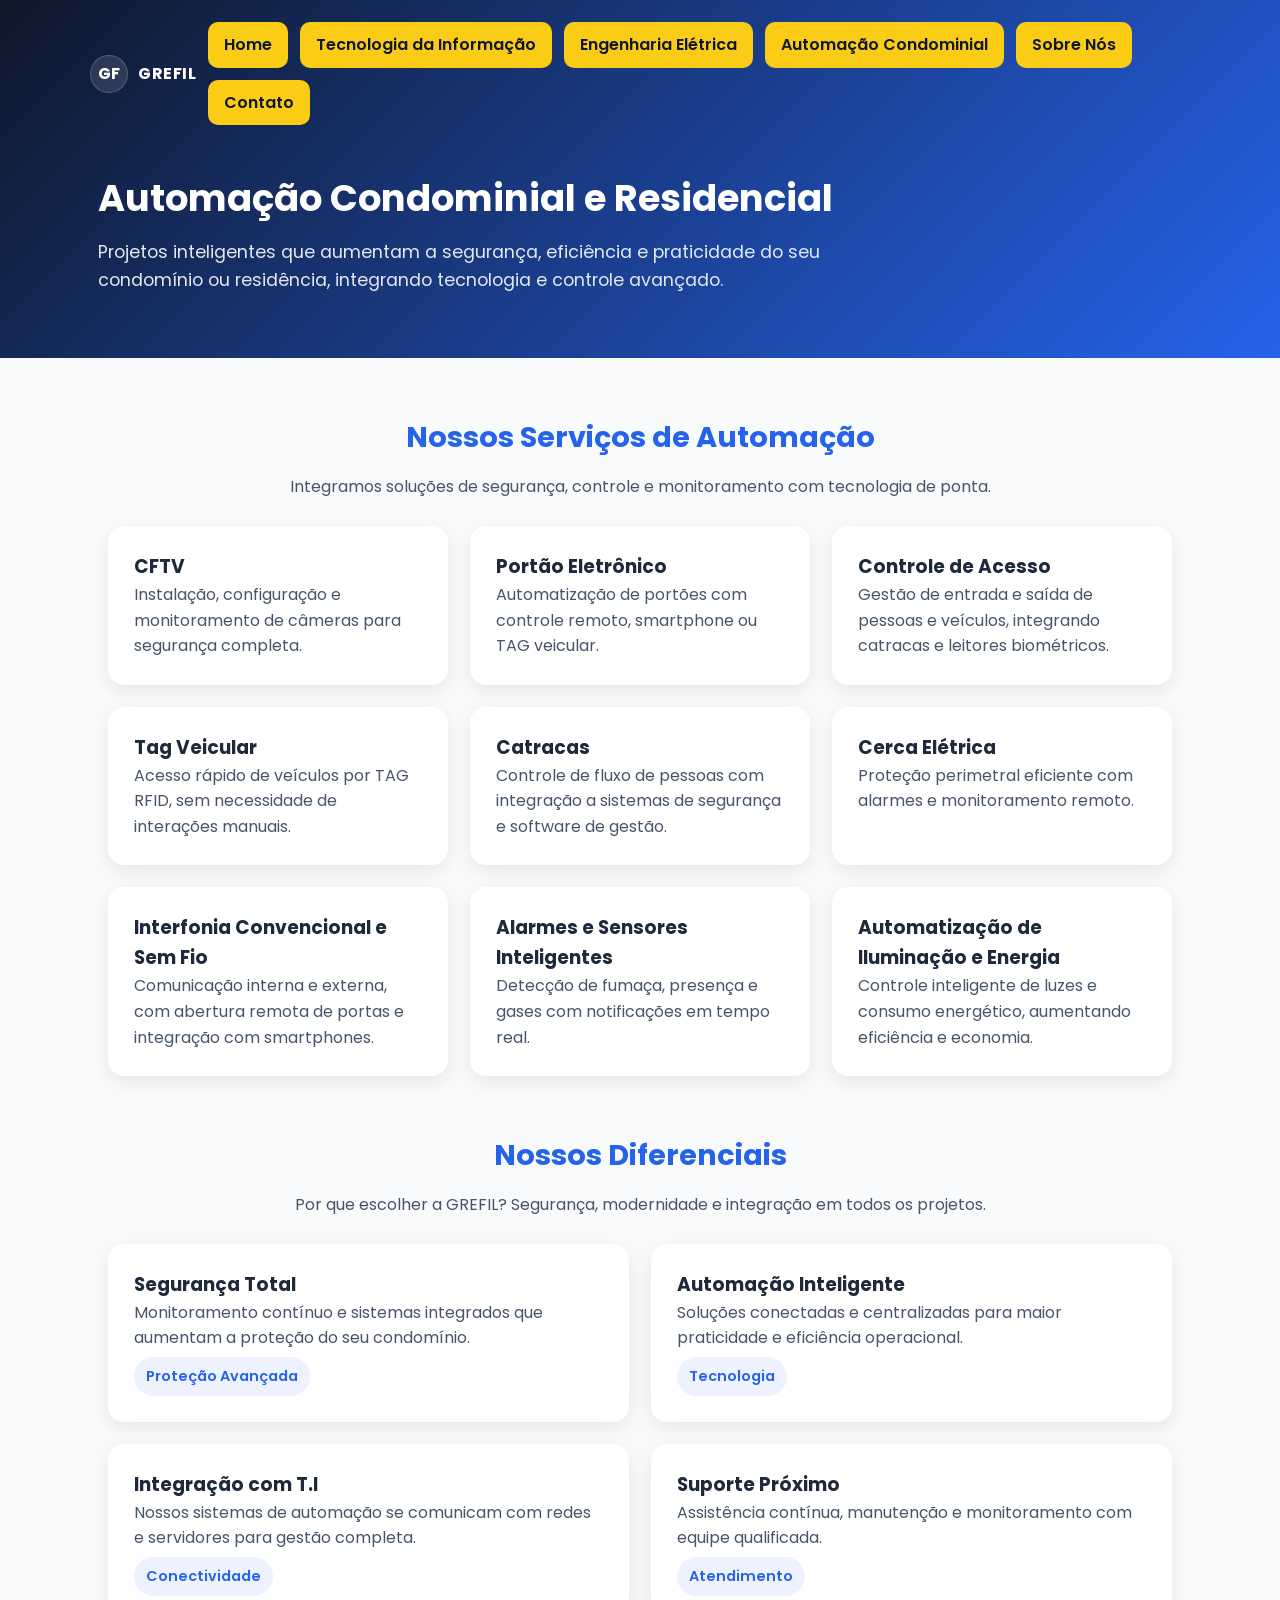
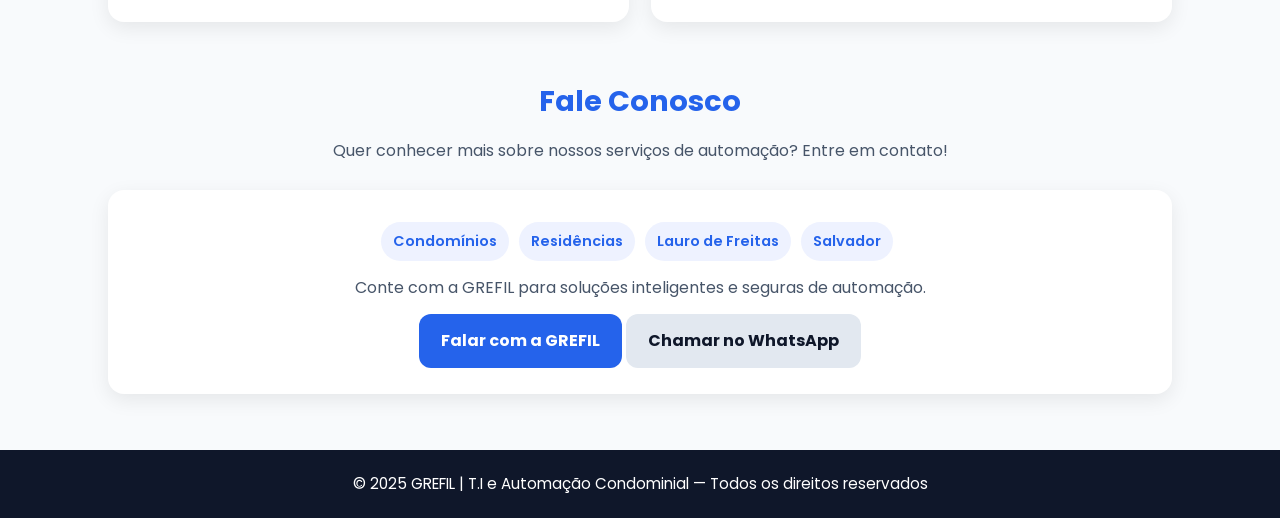
<file: automacao.html>
<!DOCTYPE html>
<html lang="pt-BR">
<head>
  <meta charset="UTF-8" />
  <meta name="viewport" content="width=device-width, initial-scale=1.0"/>
  <meta name="robots" content="index, follow">
  <title>Automação Condominial | GREFIL - T.I e Automação Condominial</title>
  <meta name="description" content="Conheça os serviços de Automação Condominial da GREFIL: CFTV, portão eletrônico, controle de acesso, tag veicular, catracas, cerca elétrica, interfonia e muito mais."/>
  <meta property="og:title" content="Automação Condominial GREFIL" />
  <meta property="og:description" content="Soluções completas em automação para condomínios e residências em Lauro de Freitas e Salvador." />
  <meta property="og:type" content="website" />
  <meta property="og:image" content="https://via.placeholder.com/1200x630.png?text=GREFIL+-+Automacao" />
  <link href="https://fonts.googleapis.com/css2?family=Poppins:wght@400;600;700&display=swap" rel="stylesheet"/>

  <style>
    :root{
      --bg:#f8fafc;
      --txt:#1e293b;
      --muted:#475569;
      --brand:#2563eb;
      --brand-dark:#1d4ed8;
      --ink:#0f172a;
      --cta:#facc15;
      --cta-dark:#eab308;
      --card:#ffffff;
      --shadow:0 6px 20px rgba(0,0,0,.08);
      --radius:16px;
      --radius-sm:12px;
    }
    *{box-sizing:border-box;margin:0;padding:0}
    html,body{height:100%}
    body{
      font-family:'Poppins',system-ui,-apple-system,Segoe UI,Roboto,Ubuntu,'Helvetica Neue',Arial,sans-serif;
      background:var(--bg);
      color:var(--txt);
      line-height:1.6;
      -webkit-font-smoothing:antialiased;
      -moz-osx-font-smoothing:grayscale;
    }

    /* Header / Hero */
    header{
      background:linear-gradient(135deg, var(--ink), var(--brand));
      color:#fff;
      padding:22px 18px 64px;
      position:relative;
      overflow:hidden;
    }
    .brandbar{
      max-width:1100px;margin:0 auto;
      display:flex;align-items:center;justify-content:space-between;
      gap:12px;
    }
    .logo{
      display:flex;align-items:center;gap:10px;text-decoration:none;color:#fff;
    }
    .logo__mark{
      width:38px;height:38px;border-radius:50%;
      background:rgba(255,255,255,.12);
      display:grid;place-items:center;font-weight:700;
      border:1px solid rgba(255,255,255,.18);
    }
    .logo__text{font-weight:700;letter-spacing:.5px}
    .menu-toggle{
      display:none;background:none;border:0;color:#fff;font-size:28px;cursor:pointer;
    }
    nav{
      display:flex;gap:12px;flex-wrap:wrap;
    }
    nav a{
      text-decoration:none;font-weight:600;
      background:var(--cta);color:var(--ink);
      padding:10px 16px;border-radius:10px;transition:.25s;
    }
    nav a:hover{background:var(--cta-dark)}
    @media (max-width: 820px){
      .menu-toggle{display:block}
      nav{display:none;flex-direction:column;align-items:flex-start;margin-top:12px}
      nav.active{display:flex}
      nav a{width:100%}
      .brandbar{align-items:flex-start;flex-direction:column}
    }

    .hero{
      max-width:1100px;margin:44px auto 0;padding:0 8px;text-align:left;
    }
    .hero h1{
      font-size:clamp(1.6rem,3vw,2.3rem);margin-bottom:10px;font-weight:700;
    }
    .hero p{
      max-width:800px;color:#e2e8f0;font-size:clamp(1rem,2vw,1.1rem);
    }

    /* Sections */
    section{max-width:1100px;margin:56px auto;padding:0 18px}
    .card{
      background:var(--card);box-shadow:var(--shadow);border-radius:var(--radius);
      padding:26px;
    }
    .section-title{
      font-size:1.8rem;color:var(--brand);margin-bottom:14px;text-align:center;
    }
    .section-sub{max-width:820px;margin:0 auto 26px;color:var(--muted);text-align:center}

    .grid{display:grid;gap:22px}
    .grid-2{grid-template-columns:repeat(2,1fr)}
    .grid-3{grid-template-columns:repeat(3,1fr)}
    @media (max-width: 900px){.grid-3{grid-template-columns:repeat(2,1fr)}}
    @media (max-width: 640px){.grid-3,.grid-2{grid-template-columns:1fr}}

    .kv .k{font-weight:700;color:var(--brand);margin-bottom:6px}
    .kv p{color:var(--muted)}

    .pill{
      display:inline-block;font-size:.9rem;font-weight:600;
      background:#eef2ff;color:var(--brand);
      padding:8px 12px;border-radius:999px;margin:6px 6px 0 0;
    }

    /* Timeline */
    .timeline{position:relative;margin-left:6px}
    .timeline::before{
      content:"";position:absolute;left:12px;top:0;bottom:0;width:2px;background:#cbd5e1;
    }
    .tl-item{position:relative;padding-left:34px;margin-bottom:18px}
    .tl-item::before{
      content:"";position:absolute;left:6px;top:.45rem;width:12px;height:12px;border-radius:50%;
      background:var(--brand);
      box-shadow:0 0 0 4px rgba(37,99,235,.15);
    }
    .tl-title{font-weight:700}
    .muted{color:var(--muted)}

    /* CTA */
    .cta{
      display:flex;flex-direction:column;align-items:center;text-align:center;gap:14px
    }
    .btn{
      display:inline-block;text-decoration:none;font-weight:700;
      background:var(--brand);color:#fff;padding:14px 22px;border-radius:12px;transition:.25s
    }
    .btn:hover{background:var(--brand-dark)}
    .btn-ghost{
      background:#e2e8f0;color:var(--ink)
    }

    footer{
      text-align:center;padding:22px;background:var(--ink);color:#fff;margin-top:56px;font-size:.95rem
    }

    .sr-only{
      position:absolute;width:1px;height:1px;padding:0;margin:-1px;overflow:hidden;clip:rect(0,0,0,0);white-space:nowrap;border:0
    }
  </style>
</head>
<body>
<a class="sr-only" href="#conteudo">Pular para o conteúdo</a>

<header>
  <div class="brandbar" role="navigation" aria-label="Cabeçalho">
    <a href="index.html" class="logo" aria-label="Ir para a página inicial">
      <span class="logo__mark">GF</span>
      <span class="logo__text">GREFIL</span>
    </a>
    <button class="menu-toggle" aria-label="Abrir menu" aria-expanded="false" onclick="toggleMenu()">☰</button>
    <nav id="menu">
      <a href="index.html">Home</a>
        <a href="ti.html">Tecnologia da Informação</a>
        <a aria-current="page" href="eletrica.html">Engenharia Elétrica</a>
        <a href="automacao.html">Automação Condominial</a>
        <a href="sobre.html">Sobre Nós</a>
        <a href="contato.html">Contato</a>
    </nav>
  </div>

  <div class="hero">
    <h1>Automação Condominial e Residencial</h1>
    <p>Projetos inteligentes que aumentam a segurança, eficiência e praticidade do seu condomínio ou residência, integrando tecnologia e controle avançado.</p>
  </div>
</header>

<main id="conteudo" tabindex="-1">

  <!-- Serviços -->
  <section aria-labelledby="servicos">
    <h2 id="servicos" class="section-title">Nossos Serviços de Automação</h2>
    <p class="section-sub">Integramos soluções de segurança, controle e monitoramento com tecnologia de ponta.</p>
    <div class="grid grid-3">
      <div class="card">
        <h3>CFTV</h3>
        <p class="muted">Instalação, configuração e monitoramento de câmeras para segurança completa.</p>
      </div>
      <div class="card">
        <h3>Portão Eletrônico</h3>
        <p class="muted">Automatização de portões com controle remoto, smartphone ou TAG veicular.</p>
      </div>
      <div class="card">
        <h3>Controle de Acesso</h3>
        <p class="muted">Gestão de entrada e saída de pessoas e veículos, integrando catracas e leitores biométricos.</p>
      </div>
      <div class="card">
        <h3>Tag Veicular</h3>
        <p class="muted">Acesso rápido de veículos por TAG RFID, sem necessidade de interações manuais.</p>
      </div>
      <div class="card">
        <h3>Catracas</h3>
        <p class="muted">Controle de fluxo de pessoas com integração a sistemas de segurança e software de gestão.</p>
      </div>
      <div class="card">
        <h3>Cerca Elétrica</h3>
        <p class="muted">Proteção perimetral eficiente com alarmes e monitoramento remoto.</p>
      </div>
      <div class="card">
        <h3>Interfonia Convencional e Sem Fio</h3>
        <p class="muted">Comunicação interna e externa, com abertura remota de portas e integração com smartphones.</p>
      </div>
      <div class="card">
        <h3>Alarmes e Sensores Inteligentes</h3>
        <p class="muted">Detecção de fumaça, presença e gases com notificações em tempo real.</p>
      </div>
      <div class="card">
        <h3>Automatização de Iluminação e Energia</h3>
        <p class="muted">Controle inteligente de luzes e consumo energético, aumentando eficiência e economia.</p>
      </div>
    </div>
  </section>

  <!-- Diferenciais -->
  <section aria-labelledby="diferenciais">
    <h2 id="diferenciais" class="section-title">Nossos Diferenciais</h2>
    <p class="section-sub">Por que escolher a GREFIL? Segurança, modernidade e integração em todos os projetos.</p>
    <div class="grid grid-2">
      <div class="card">
        <h3>Segurança Total</h3>
        <p class="muted">Monitoramento contínuo e sistemas integrados que aumentam a proteção do seu condomínio.</p>
        <span class="pill">Proteção Avançada</span>
      </div>
      <div class="card">
        <h3>Automação Inteligente</h3>
        <p class="muted">Soluções conectadas e centralizadas para maior praticidade e eficiência operacional.</p>
        <span class="pill">Tecnologia</span>
      </div>
      <div class="card">
        <h3>Integração com T.I</h3>
        <p class="muted">Nossos sistemas de automação se comunicam com redes e servidores para gestão completa.</p>
        <span class="pill">Conectividade</span>
      </div>
      <div class="card">
        <h3>Suporte Próximo</h3>
        <p class="muted">Assistência contínua, manutenção e monitoramento com equipe qualificada.</p>
        <span class="pill">Atendimento</span>
      </div>
    </div>
  </section>

  <!-- CTA -->
  <section aria-labelledby="contato">
    <h2 id="contato" class="section-title">Fale Conosco</h2>
    <p class="section-sub">Quer conhecer mais sobre nossos serviços de automação? Entre em contato!</p>
    <div class="card cta">
      <div>
        <span class="pill">Condomínios</span>
        <span class="pill">Residências</span>
        <span class="pill">Lauro de Freitas</span>
        <span class="pill">Salvador</span>
      </div>
      <p class="muted">Conte com a GREFIL para soluções inteligentes e seguras de automação.</p>
      <div>
        <a class="btn" href="contato.html">Falar com a GREFIL</a>
        <a class="btn btn-ghost" target="_blank" rel="noopener" href="https://wa.me/5571991019333?text=Olá!%20Quero%20conhecer%20os%20serviços%20de%20automação%20da%20GREFIL.">Chamar no WhatsApp</a>
      </div>
    </div>
  </section>

</main>

<footer>
  © 2025 GREFIL | T.I e Automação Condominial — Todos os direitos reservados
</footer>

<script>
  function toggleMenu(){
    const nav = document.getElementById('menu');
    const btn = document.querySelector('.menu-toggle');
    const isOpen = nav.classList.toggle('active');
    btn.setAttribute('aria-expanded', isOpen ? 'true' : 'false');
  }
  document.addEventListener('click', (e)=>{
    const nav = document.getElementById('menu');
    const btn = document.querySelector('.menu-toggle');
    if(!nav.classList.contains('active')) return;
    if(e.target.closest('#menu a')){
      nav.classList.remove('active');
      btn.setAttribute('aria-expanded','false');
    }
  });
</script>
</body>
</html>
</file>
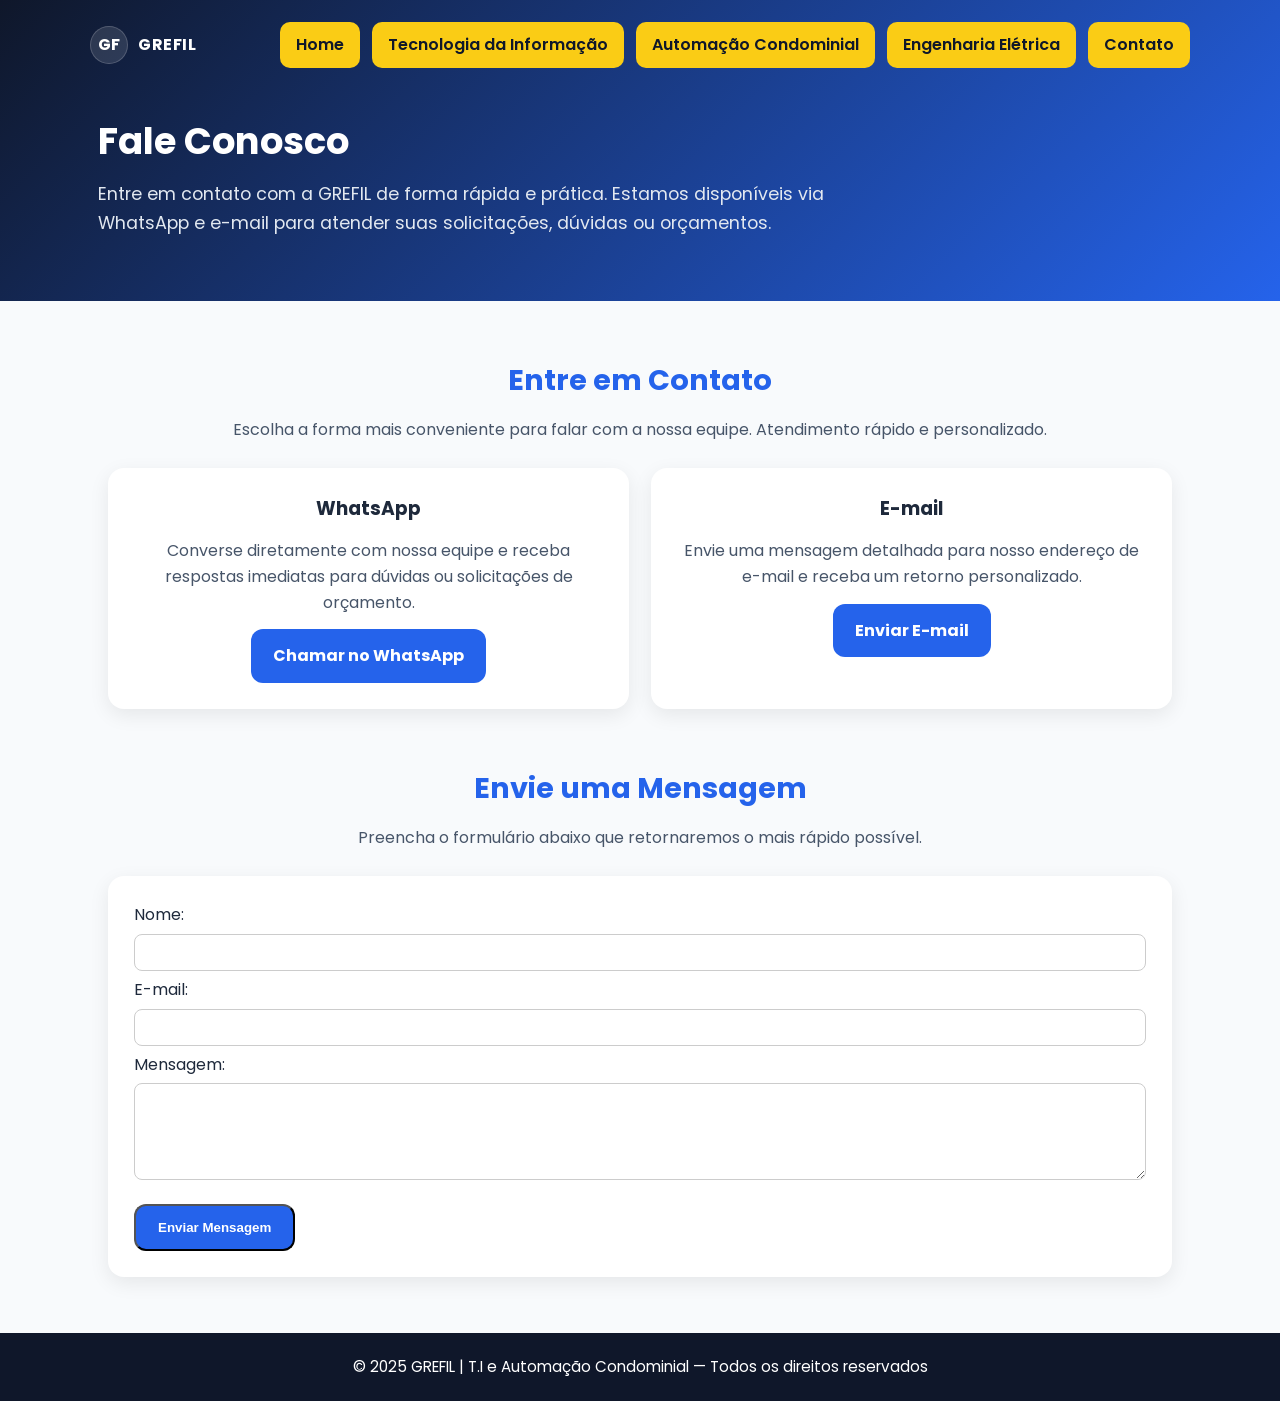
<file: contato.html>
<!DOCTYPE html>
<html lang="pt-BR">
<head>
  <meta charset="UTF-8" />
  <meta name="viewport" content="width=device-width, initial-scale=1.0"/>
  <meta name="robots" content="index, follow">
  <title>Contato | GREFIL</title>
  <meta name="description" content="Entre em contato com a GREFIL. Solicite orçamento ou tire suas dúvidas via WhatsApp ou e-mail."/>
  <meta property="og:title" content="Contato - GREFIL" />
  <meta property="og:description" content="Fale conosco via WhatsApp ou e-mail. Atendimento rápido e personalizado para serviços de T.I, automação e engenharia elétrica." />
  <meta property="og:type" content="website" />
  <meta property="og:image" content="https://via.placeholder.com/1200x630.png?text=GREFIL+-+Contato" />
  <link href="https://fonts.googleapis.com/css2?family=Poppins:wght@400;600;700&display=swap" rel="stylesheet"/>
  <style>
    /* --- mesmo CSS das páginas anteriores --- */
    :root{
      --bg:#f8fafc;
      --txt:#1e293b;
      --muted:#475569;
      --brand:#2563eb;
      --brand-dark:#1d4ed8;
      --ink:#0f172a;
      --cta:#facc15;
      --cta-dark:#eab308;
      --card:#ffffff;
      --shadow:0 6px 20px rgba(0,0,0,.08);
      --radius:16px;
      --radius-sm:12px;
    }
    *{box-sizing:border-box;margin:0;padding:0}
    html,body{height:100%}
    body{
      font-family:'Poppins',system-ui,-apple-system,Segoe UI,Roboto,Ubuntu,'Helvetica Neue',Arial,sans-serif;
      background:var(--bg);
      color:var(--txt);
      line-height:1.6;
      -webkit-font-smoothing:antialiased;
      -moz-osx-font-smoothing:grayscale;
    }
    header{
      background:linear-gradient(135deg, var(--ink), var(--brand));
      color:#fff;
      padding:22px 18px 64px;
      position:relative;
      overflow:hidden;
    }
    .brandbar{
      max-width:1100px;margin:0 auto;
      display:flex;align-items:center;justify-content:space-between;
      gap:12px;
    }
    .logo{display:flex;align-items:center;gap:10px;text-decoration:none;color:#fff;}
    .logo__mark{
      width:38px;height:38px;border-radius:50%;
      background:rgba(255,255,255,.12);
      display:grid;place-items:center;font-weight:700;
      border:1px solid rgba(255,255,255,.18);
    }
    .logo__text{font-weight:700;letter-spacing:.5px}
    .menu-toggle{display:none;background:none;border:0;color:#fff;font-size:28px;cursor:pointer;}
    nav{display:flex;gap:12px;flex-wrap:wrap;}
    nav a{
      text-decoration:none;font-weight:600;
      background:var(--cta);color:var(--ink);
      padding:10px 16px;border-radius:10px;transition:.25s;
    }
    nav a:hover{background:var(--cta-dark)}
    @media (max-width: 820px){
      .menu-toggle{display:block}
      nav{display:none;flex-direction:column;align-items:flex-start;margin-top:12px}
      nav.active{display:flex}
      nav a{width:100%}
      .brandbar{align-items:flex-start;flex-direction:column}
    }
    .hero{max-width:1100px;margin:44px auto 0;padding:0 8px;text-align:left;}
    .hero h1{font-size:clamp(1.6rem,3vw,2.3rem);margin-bottom:10px;font-weight:700;}
    .hero p{max-width:800px;color:#e2e8f0;font-size:clamp(1rem,2vw,1.1rem);}
    section{max-width:1100px;margin:56px auto;padding:0 18px}
    .card{background:var(--card);box-shadow:var(--shadow);border-radius:var(--radius);padding:26px;}
    .section-title{font-size:1.8rem;color:var(--brand);margin-bottom:14px;text-align:center}
    .section-sub{max-width:820px;margin:0 auto 26px;color:var(--muted);text-align:center}
    .grid{display:grid;gap:22px}
    .grid-2{grid-template-columns:repeat(2,1fr)}
    .grid-3{grid-template-columns:repeat(3,1fr)}
    @media (max-width: 900px){.grid-3{grid-template-columns:repeat(2,1fr)}}
    @media (max-width: 640px){.grid-3,.grid-2{grid-template-columns:1fr}}
    .pill{
      display:inline-block;font-size:.9rem;font-weight:600;
      background:#eef2ff;color:var(--brand);
      padding:8px 12px;border-radius:999px;margin:6px 6px 0 0;
    }
    .muted{color:var(--muted)}
    .cta{display:flex;flex-direction:column;align-items:center;text-align:center;gap:14px}
    .btn{
      display:inline-block;text-decoration:none;font-weight:700;
      background:var(--brand);color:#fff;padding:14px 22px;border-radius:12px;transition:.25s
    }
    .btn:hover{background:var(--brand-dark)}
    .btn-ghost{background:#e2e8f0;color:var(--ink)}
    footer{text-align:center;padding:22px;background:var(--ink);color:#fff;margin-top:56px;font-size:.95rem}
    .sr-only{position:absolute;width:1px;height:1px;padding:0;margin:-1px;overflow:hidden;clip:rect(0,0,0,0);white-space:nowrap;border:0}
  </style>
</head>
<body>
  <a class="sr-only" href="#conteudo">Pular para o conteúdo</a>

  <header>
    <div class="brandbar" role="navigation" aria-label="Cabeçalho">
      <a href="index.html" class="logo" aria-label="Ir para a página inicial">
        <span class="logo__mark">GF</span>
        <span class="logo__text">GREFIL</span>
      </a>
      <button class="menu-toggle" aria-label="Abrir menu" aria-expanded="false" onclick="toggleMenu()">☰</button>
      <nav id="menu">
        <a href="index.html">Home</a>
        <a href="ti.html">Tecnologia da Informação</a>
        <a href="automacao.html">Automação Condominial</a>
        <a href="eletrica.html">Engenharia Elétrica</a>
        <a aria-current="page" href="contato.html">Contato</a>
      </nav>
    </div>
    <div class="hero">
      <h1>Fale Conosco</h1>
      <p>Entre em contato com a GREFIL de forma rápida e prática. Estamos disponíveis via WhatsApp e e-mail para atender suas solicitações, dúvidas ou orçamentos.</p>
    </div>
  </header>

  <main id="conteudo" tabindex="-1">
    <!-- Contato -->
    <section aria-labelledby="contato-info">
      <h2 id="contato-info" class="section-title">Entre em Contato</h2>
      <p class="section-sub">Escolha a forma mais conveniente para falar com a nossa equipe. Atendimento rápido e personalizado.</p>
      <div class="grid grid-2">
        <div class="card cta">
          <h3>WhatsApp</h3>
          <p class="muted">Converse diretamente com nossa equipe e receba respostas imediatas para dúvidas ou solicitações de orçamento.</p>
          <a class="btn" target="_blank" rel="noopener" href="https://wa.me/5571991019333?text=Olá!%20Gostaria%20de%20entrar%20em%20contato%20com%20a%20GREFIL.">Chamar no WhatsApp</a>
        </div>
        <div class="card cta">
          <h3>E-mail</h3>
          <p class="muted">Envie uma mensagem detalhada para nosso endereço de e-mail e receba um retorno personalizado.</p>
          <a class="btn" href="mailto:greisson2@hotmail.com?subject=Contato%20GREFIL&body=Olá,%20gostaria%20de%20mais%20informações.">Enviar E-mail</a>
        </div>
      </div>
    </section>

    <!-- Formulário Opcional -->
    <section aria-labelledby="formulario-contato">
      <h2 id="formulario-contato" class="section-title">Envie uma Mensagem</h2>
      <p class="section-sub">Preencha o formulário abaixo que retornaremos o mais rápido possível.</p>
      <div class="card">
        <form action="mailto:greisson2@hotmail.com" method="post" enctype="text/plain">
          <label for="nome">Nome:</label><br/>
          <input type="text" id="nome" name="Nome" style="width:100%;padding:10px;margin:6px 0;border-radius:8px;border:1px solid #ccc"/><br/>
          
          <label for="email">E-mail:</label><br/>
          <input type="email" id="email" name="Email" style="width:100%;padding:10px;margin:6px 0;border-radius:8px;border:1px solid #ccc"/><br/>
          
          <label for="mensagem">Mensagem:</label><br/>
          <textarea id="mensagem" name="Mensagem" rows="5" style="width:100%;padding:10px;margin:6px 0;border-radius:8px;border:1px solid #ccc"></textarea><br/>
          
          <button type="submit" class="btn" style="margin-top:10px;">Enviar Mensagem</button>
        </form>
      </div>
    </section>
  </main>

  <footer>
    © 2025 GREFIL | T.I e Automação Condominial — Todos os direitos reservados
  </footer>

  <script>
    function toggleMenu(){
      const nav = document.getElementById('menu');
      const btn = document.querySelector('.menu-toggle');
      const isOpen = nav.classList.toggle('active');
      btn.setAttribute('aria-expanded', isOpen ? 'true' : 'false');
    }
    document.addEventListener('click', (e)=>{
      const nav = document.getElementById('menu');
      const btn = document.querySelector('.menu-toggle');
      if(!nav.classList.contains('active')) return;
      if(e.target.closest('#menu a')){
        nav.classList.remove('active');
        btn.setAttribute('aria-expanded','false');
      }
    });
  </script>
</body>
</html>
</file>
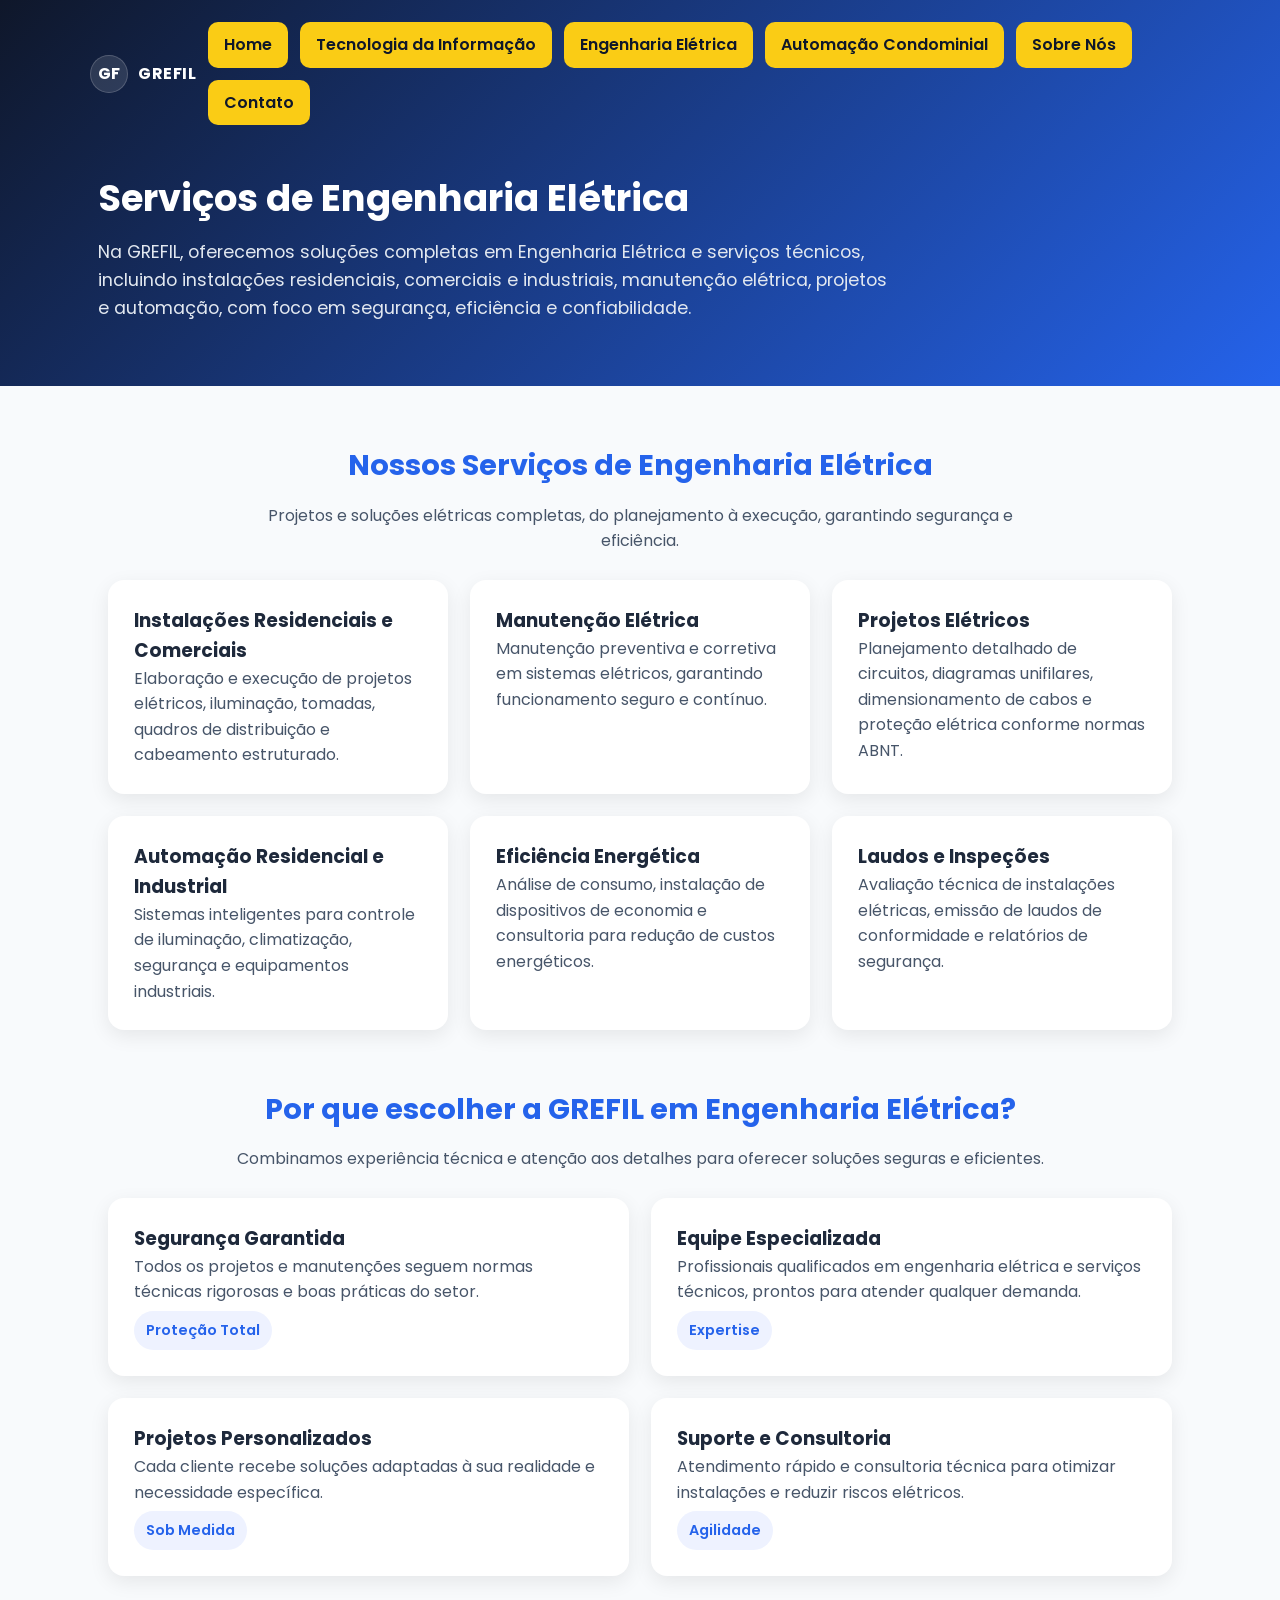
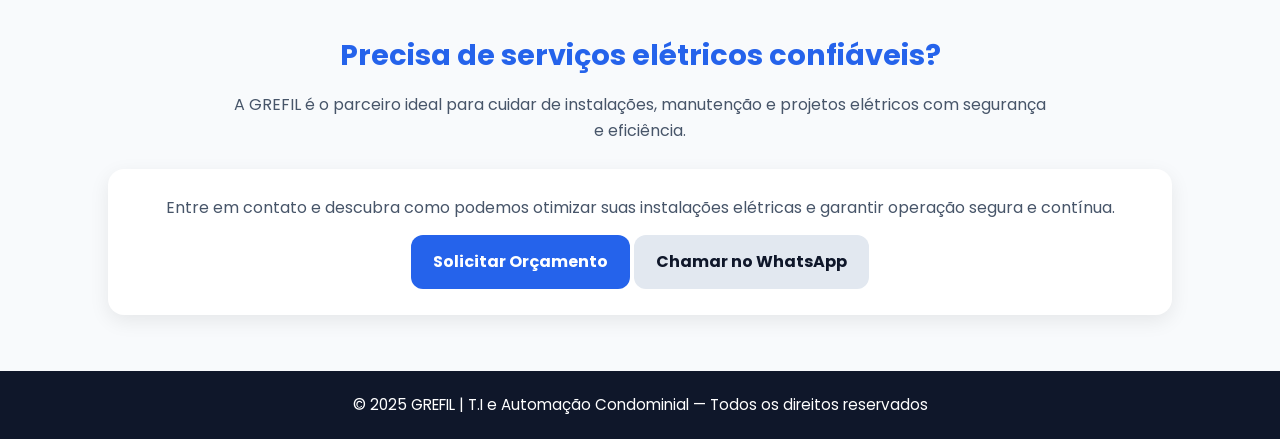
<file: eletrica.html>
<!DOCTYPE html>
<html lang="pt-BR">
<head>
  <meta charset="UTF-8" />
  <meta name="viewport" content="width=device-width, initial-scale=1.0"/>
  <meta name="robots" content="index, follow">
  <title>Engenharia Elétrica | GREFIL</title>
  <meta name="description" content="Serviços de Engenharia Elétrica da GREFIL: instalações, manutenção, projetos elétricos, automação e muito mais."/>
  <meta property="og:title" content="Serviços de Engenharia Elétrica - GREFIL" />
  <meta property="og:description" content="Projetos elétricos, manutenção, instalações residenciais e comerciais com segurança e eficiência." />
  <meta property="og:type" content="website" />
  <meta property="og:image" content="https://via.placeholder.com/1200x630.png?text=GREFIL+-+Engenharia+Eletrica" />
  <link href="https://fonts.googleapis.com/css2?family=Poppins:wght@400;600;700&display=swap" rel="stylesheet"/>
  <style>
    /* --- mesmo CSS da página de T.I --- */
    :root{
      --bg:#f8fafc;
      --txt:#1e293b;
      --muted:#475569;
      --brand:#2563eb;
      --brand-dark:#1d4ed8;
      --ink:#0f172a;
      --cta:#facc15;
      --cta-dark:#eab308;
      --card:#ffffff;
      --shadow:0 6px 20px rgba(0,0,0,.08);
      --radius:16px;
      --radius-sm:12px;
    }
    *{box-sizing:border-box;margin:0;padding:0}
    html,body{height:100%}
    body{
      font-family:'Poppins',system-ui,-apple-system,Segoe UI,Roboto,Ubuntu,'Helvetica Neue',Arial,sans-serif;
      background:var(--bg);
      color:var(--txt);
      line-height:1.6;
      -webkit-font-smoothing:antialiased;
      -moz-osx-font-smoothing:grayscale;
    }
    header{
      background:linear-gradient(135deg, var(--ink), var(--brand));
      color:#fff;
      padding:22px 18px 64px;
      position:relative;
      overflow:hidden;
    }
    .brandbar{
      max-width:1100px;margin:0 auto;
      display:flex;align-items:center;justify-content:space-between;
      gap:12px;
    }
    .logo{display:flex;align-items:center;gap:10px;text-decoration:none;color:#fff;}
    .logo__mark{
      width:38px;height:38px;border-radius:50%;
      background:rgba(255,255,255,.12);
      display:grid;place-items:center;font-weight:700;
      border:1px solid rgba(255,255,255,.18);
    }
    .logo__text{font-weight:700;letter-spacing:.5px}
    .menu-toggle{display:none;background:none;border:0;color:#fff;font-size:28px;cursor:pointer;}
    nav{display:flex;gap:12px;flex-wrap:wrap;}
    nav a{
      text-decoration:none;font-weight:600;
      background:var(--cta);color:var(--ink);
      padding:10px 16px;border-radius:10px;transition:.25s;
    }
    nav a:hover{background:var(--cta-dark)}
    @media (max-width: 820px){
      .menu-toggle{display:block}
      nav{display:none;flex-direction:column;align-items:flex-start;margin-top:12px}
      nav.active{display:flex}
      nav a{width:100%}
      .brandbar{align-items:flex-start;flex-direction:column}
    }
    .hero{max-width:1100px;margin:44px auto 0;padding:0 8px;text-align:left;}
    .hero h1{font-size:clamp(1.6rem,3vw,2.3rem);margin-bottom:10px;font-weight:700;}
    .hero p{max-width:800px;color:#e2e8f0;font-size:clamp(1rem,2vw,1.1rem);}
    section{max-width:1100px;margin:56px auto;padding:0 18px}
    .card{background:var(--card);box-shadow:var(--shadow);border-radius:var(--radius);padding:26px;}
    .section-title{font-size:1.8rem;color:var(--brand);margin-bottom:14px;text-align:center}
    .section-sub{max-width:820px;margin:0 auto 26px;color:var(--muted);text-align:center}
    .grid{display:grid;gap:22px}
    .grid-2{grid-template-columns:repeat(2,1fr)}
    .grid-3{grid-template-columns:repeat(3,1fr)}
    @media (max-width: 900px){.grid-3{grid-template-columns:repeat(2,1fr)}}
    @media (max-width: 640px){.grid-3,.grid-2{grid-template-columns:1fr}}
    .pill{
      display:inline-block;font-size:.9rem;font-weight:600;
      background:#eef2ff;color:var(--brand);
      padding:8px 12px;border-radius:999px;margin:6px 6px 0 0;
    }
    .muted{color:var(--muted)}
    .cta{display:flex;flex-direction:column;align-items:center;text-align:center;gap:14px}
    .btn{
      display:inline-block;text-decoration:none;font-weight:700;
      background:var(--brand);color:#fff;padding:14px 22px;border-radius:12px;transition:.25s
    }
    .btn:hover{background:var(--brand-dark)}
    .btn-ghost{background:#e2e8f0;color:var(--ink)}
    footer{text-align:center;padding:22px;background:var(--ink);color:#fff;margin-top:56px;font-size:.95rem}
    .sr-only{position:absolute;width:1px;height:1px;padding:0;margin:-1px;overflow:hidden;clip:rect(0,0,0,0);white-space:nowrap;border:0}
  </style>
</head>
<body>
  <a class="sr-only" href="#conteudo">Pular para o conteúdo</a>

  <header>
    <div class="brandbar" role="navigation" aria-label="Cabeçalho">
      <a href="index.html" class="logo" aria-label="Ir para a página inicial">
        <span class="logo__mark">GF</span>
        <span class="logo__text">GREFIL</span>
      </a>
      <button class="menu-toggle" aria-label="Abrir menu" aria-expanded="false" onclick="toggleMenu()">☰</button>
      <nav id="menu">
        <a href="index.html">Home</a>
        <a href="ti.html">Tecnologia da Informação</a>
        <a aria-current="page" href="eletrica.html">Engenharia Elétrica</a>
        <a href="automacao.html">Automação Condominial</a>
        <a href="sobre.html">Sobre Nós</a>
        <a href="contato.html">Contato</a>
      </nav>
    </div>
    <div class="hero">
      <h1>Serviços de Engenharia Elétrica</h1>
      <p>Na GREFIL, oferecemos soluções completas em Engenharia Elétrica e serviços técnicos, incluindo instalações residenciais, comerciais e industriais, manutenção elétrica, projetos e automação, com foco em segurança, eficiência e confiabilidade.</p>
    </div>
  </header>

  <main id="conteudo" tabindex="-1">
    <!-- Serviços -->
    <section aria-labelledby="servicos-eletrica">
      <h2 id="servicos-eletrica" class="section-title">Nossos Serviços de Engenharia Elétrica</h2>
      <p class="section-sub">Projetos e soluções elétricas completas, do planejamento à execução, garantindo segurança e eficiência.</p>
      <div class="grid grid-3">
        <div class="card">
          <h3>Instalações Residenciais e Comerciais</h3>
          <p class="muted">Elaboração e execução de projetos elétricos, iluminação, tomadas, quadros de distribuição e cabeamento estruturado.</p>
        </div>
        <div class="card">
          <h3>Manutenção Elétrica</h3>
          <p class="muted">Manutenção preventiva e corretiva em sistemas elétricos, garantindo funcionamento seguro e contínuo.</p>
        </div>
        <div class="card">
          <h3>Projetos Elétricos</h3>
          <p class="muted">Planejamento detalhado de circuitos, diagramas unifilares, dimensionamento de cabos e proteção elétrica conforme normas ABNT.</p>
        </div>
        <div class="card">
          <h3>Automação Residencial e Industrial</h3>
          <p class="muted">Sistemas inteligentes para controle de iluminação, climatização, segurança e equipamentos industriais.</p>
        </div>
        <div class="card">
          <h3>Eficiência Energética</h3>
          <p class="muted">Análise de consumo, instalação de dispositivos de economia e consultoria para redução de custos energéticos.</p>
        </div>
        <div class="card">
          <h3>Laudos e Inspeções</h3>
          <p class="muted">Avaliação técnica de instalações elétricas, emissão de laudos de conformidade e relatórios de segurança.</p>
        </div>
      </div>
    </section>

    <!-- Diferenciais -->
    <section aria-labelledby="diferenciais-eletrica">
      <h2 id="diferenciais-eletrica" class="section-title">Por que escolher a GREFIL em Engenharia Elétrica?</h2>
      <p class="section-sub">Combinamos experiência técnica e atenção aos detalhes para oferecer soluções seguras e eficientes.</p>
      <div class="grid grid-2">
        <div class="card">
          <h3>Segurança Garantida</h3>
          <p class="muted">Todos os projetos e manutenções seguem normas técnicas rigorosas e boas práticas do setor.</p>
          <span class="pill">Proteção Total</span>
        </div>
        <div class="card">
          <h3>Equipe Especializada</h3>
          <p class="muted">Profissionais qualificados em engenharia elétrica e serviços técnicos, prontos para atender qualquer demanda.</p>
          <span class="pill">Expertise</span>
        </div>
        <div class="card">
          <h3>Projetos Personalizados</h3>
          <p class="muted">Cada cliente recebe soluções adaptadas à sua realidade e necessidade específica.</p>
          <span class="pill">Sob Medida</span>
        </div>
        <div class="card">
          <h3>Suporte e Consultoria</h3>
          <p class="muted">Atendimento rápido e consultoria técnica para otimizar instalações e reduzir riscos elétricos.</p>
          <span class="pill">Agilidade</span>
        </div>
      </div>
    </section>

    <!-- CTA -->
    <section aria-labelledby="cta-eletrica">
      <h2 id="cta-eletrica" class="section-title">Precisa de serviços elétricos confiáveis?</h2>
      <p class="section-sub">A GREFIL é o parceiro ideal para cuidar de instalações, manutenção e projetos elétricos com segurança e eficiência.</p>
      <div class="card cta">
        <p class="muted">Entre em contato e descubra como podemos otimizar suas instalações elétricas e garantir operação segura e contínua.</p>
        <div>
          <a class="btn" href="contato.html">Solicitar Orçamento</a>
          <a class="btn btn-ghost" target="_blank" rel="noopener" href="https://wa.me/5571991019333?text=Olá!%20Gostaria%20de%20saber%20mais%20sobre%20os%20serviços%20de%20Engenharia%20Elétrica%20da%20GREFIL.">Chamar no WhatsApp</a>
        </div>
      </div>
    </section>
  </main>

  <footer>
    © 2025 GREFIL | T.I e Automação Condominial — Todos os direitos reservados
  </footer>

  <script>
    function toggleMenu(){
      const nav = document.getElementById('menu');
      const btn = document.querySelector('.menu-toggle');
      const isOpen = nav.classList.toggle('active');
      btn.setAttribute('aria-expanded', isOpen ? 'true' : 'false');
    }
    document.addEventListener('click', (e)=>{
      const nav = document.getElementById('menu');
      const btn = document.querySelector('.menu-toggle');
      if(!nav.classList.contains('active')) return;
      if(e.target.closest('#menu a')){
        nav.classList.remove('active');
        btn.setAttribute('aria-expanded','false');
      }
    });
  </script>
</body>
</html>
</file>
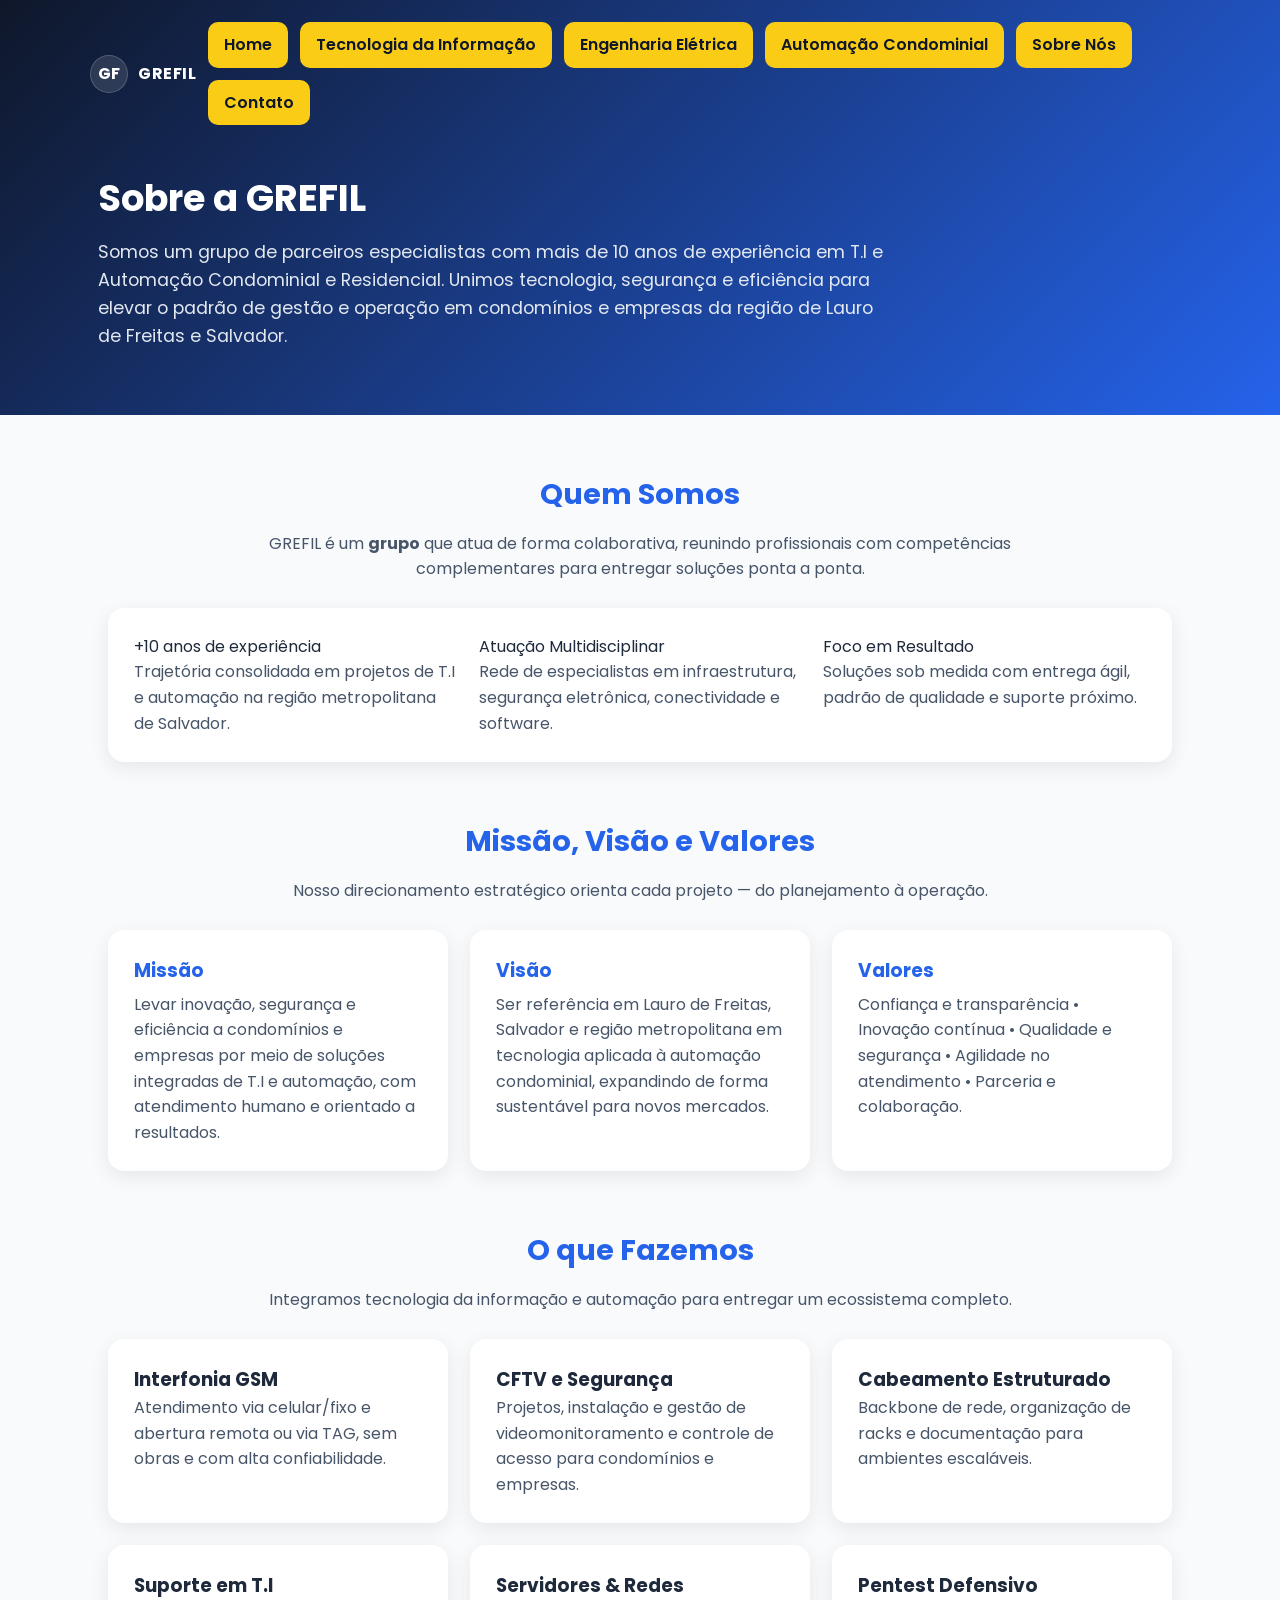
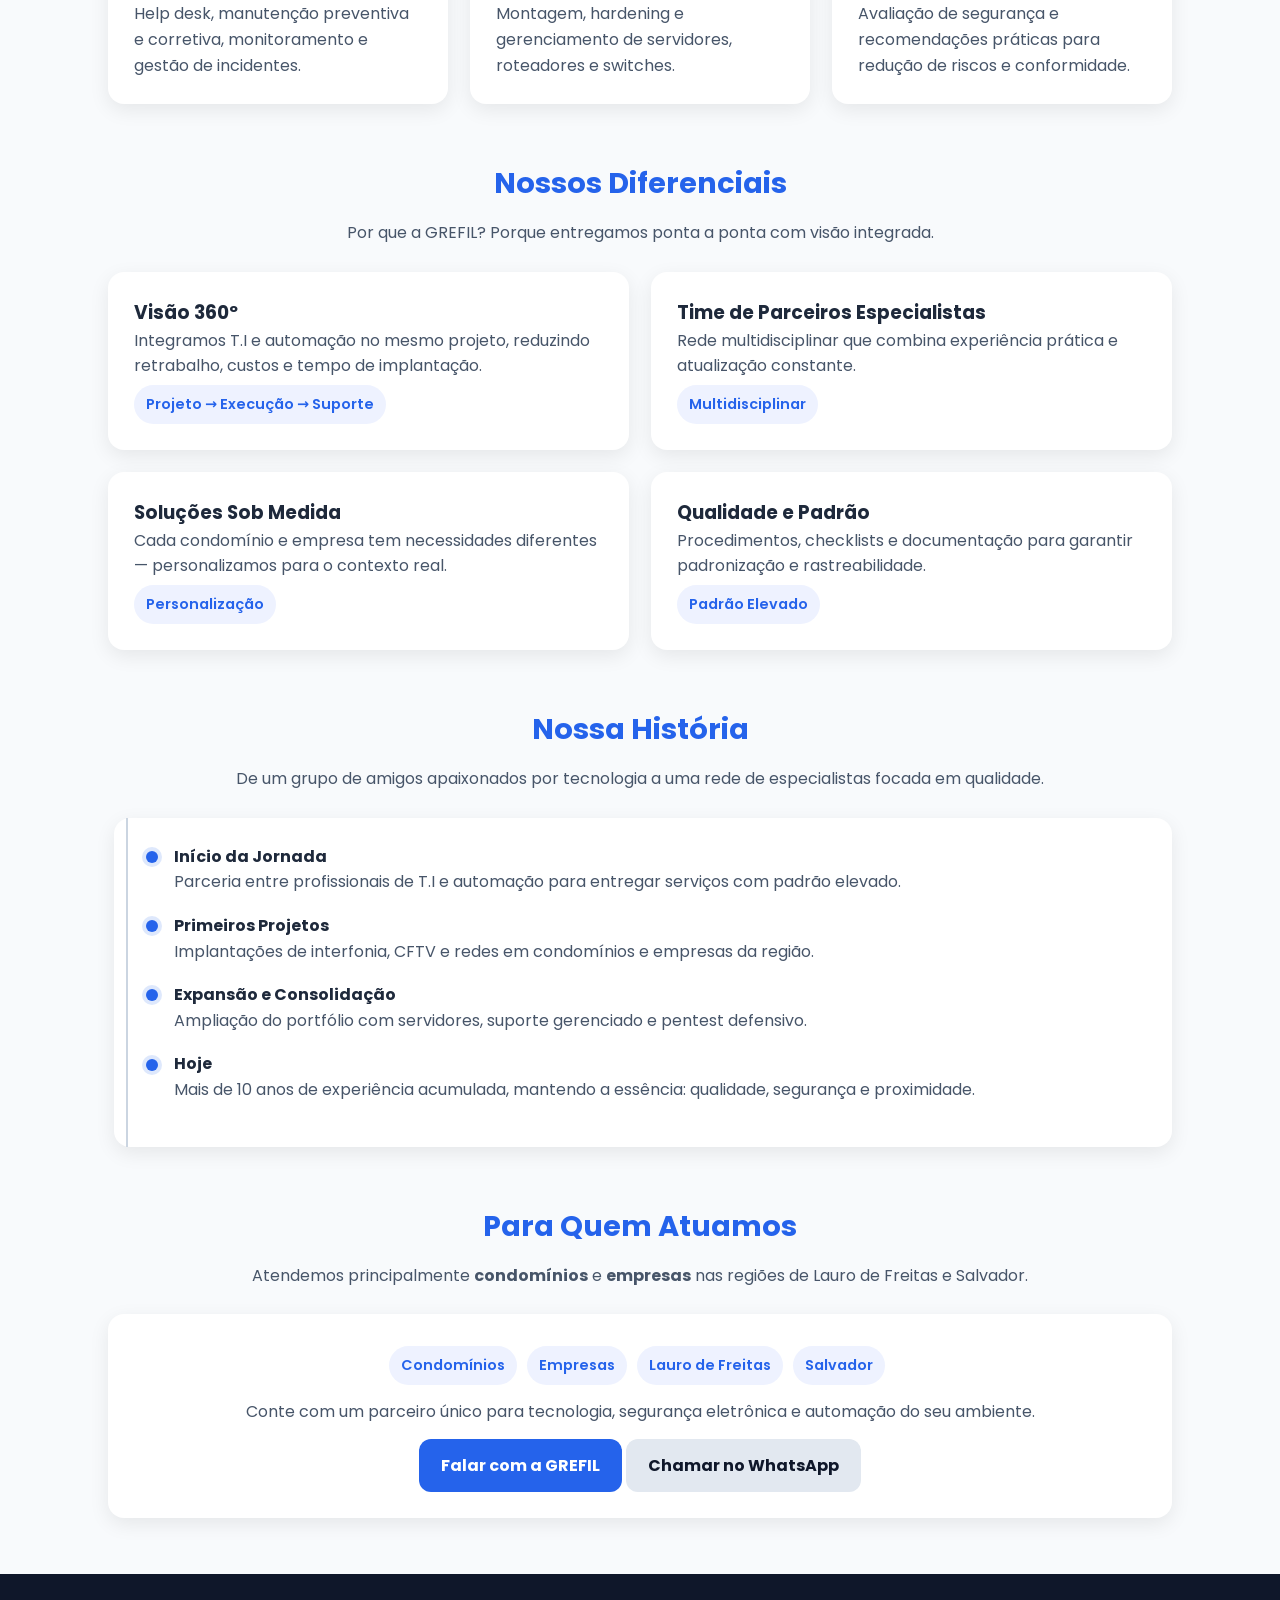
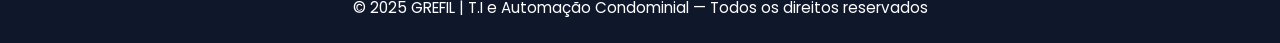
<file: sobre.html>
<!DOCTYPE html>
<html lang="pt-BR">
<head>
  <meta charset="UTF-8" />
  <meta name="viewport" content="width=device-width, initial-scale=1.0"/>
  <meta name="robots" content="index, follow">
  <title>Sobre Nós | GREFIL - T.I e Automação Condominial</title>
  <meta name="description" content="Conheça a GREFIL: grupo com mais de 10 anos de experiência em T.I e Automação Condominial. Missão, visão, valores, história e diferenciais."/>
  <meta property="og:title" content="Sobre a GREFIL" />
  <meta property="og:description" content="Mais de 10 anos entregando tecnologia e automação com qualidade e segurança em Lauro de Freitas e Salvador." />
  <meta property="og:type" content="website" />
  <meta property="og:image" content="https://via.placeholder.com/1200x630.png?text=GREFIL+-+TI+e+Automacao" />
  <link href="https://fonts.googleapis.com/css2?family=Poppins:wght@400;600;700&display=swap" rel="stylesheet"/>

  <style>
    :root{
      --bg:#f8fafc;
      --txt:#1e293b;
      --muted:#475569;
      --brand:#2563eb;
      --brand-dark:#1d4ed8;
      --ink:#0f172a;
      --cta:#facc15;
      --cta-dark:#eab308;
      --card:#ffffff;
      --shadow:0 6px 20px rgba(0,0,0,.08);
      --radius:16px;
      --radius-sm:12px;
    }
    *{box-sizing:border-box;margin:0;padding:0}
    html,body{height:100%}
    body{
      font-family:'Poppins',system-ui,-apple-system,Segoe UI,Roboto,Ubuntu,'Helvetica Neue',Arial,sans-serif;
      background:var(--bg);
      color:var(--txt);
      line-height:1.6;
      -webkit-font-smoothing:antialiased;
      -moz-osx-font-smoothing:grayscale;
    }

    /* Header / Hero */
    header{
      background:linear-gradient(135deg, var(--ink), var(--brand));
      color:#fff;
      padding:22px 18px 64px;
      position:relative;
      overflow:hidden;
    }
    .brandbar{
      max-width:1100px;margin:0 auto;
      display:flex;align-items:center;justify-content:space-between;
      gap:12px;
    }
    .logo{
      display:flex;align-items:center;gap:10px;text-decoration:none;color:#fff;
    }
    .logo__mark{
      width:38px;height:38px;border-radius:50%;
      background:rgba(255,255,255,.12);
      display:grid;place-items:center;font-weight:700;
      border:1px solid rgba(255,255,255,.18);
    }
    .logo__text{font-weight:700;letter-spacing:.5px}
    .menu-toggle{
      display:none;background:none;border:0;color:#fff;font-size:28px;cursor:pointer;
    }
    nav{
      display:flex;gap:12px;flex-wrap:wrap;
    }
    nav a{
      text-decoration:none;font-weight:600;
      background:var(--cta);color:var(--ink);
      padding:10px 16px;border-radius:10px;transition:.25s;
    }
    nav a:hover{background:var(--cta-dark)}
    /* mobile menu */
    @media (max-width: 820px){
      .menu-toggle{display:block}
      nav{display:none;flex-direction:column;align-items:flex-start;margin-top:12px}
      nav.active{display:flex}
      nav a{width:100%}
      .brandbar{align-items:flex-start;flex-direction:column}
    }

    .hero{
      max-width:1100px;margin:44px auto 0;padding:0 8px;text-align:left;
    }
    .hero h1{
      font-size:clamp(1.6rem,3vw,2.3rem);margin-bottom:10px;font-weight:700;
    }
    .hero p{
      max-width:800px;color:#e2e8f0;font-size:clamp(1rem,2vw,1.1rem);
    }

    /* Sections */
    section{max-width:1100px;margin:56px auto;padding:0 18px}
    .card{
      background:var(--card);box-shadow:var(--shadow);border-radius:var(--radius);
      padding:26px;
    }
    .section-title{
      font-size:1.8rem;color:var(--brand);margin-bottom:14px;text-align:center;
    }
    .section-sub{max-width:820px;margin:0 auto 26px;color:var(--muted);text-align:center}

    .grid{display:grid;gap:22px}
    .grid-2{grid-template-columns:repeat(2,1fr)}
    .grid-3{grid-template-columns:repeat(3,1fr)}
    @media (max-width: 900px){.grid-3{grid-template-columns:repeat(2,1fr)}}
    @media (max-width: 640px){.grid-3,.grid-2{grid-template-columns:1fr}}

    .kv .k{font-weight:700;color:var(--brand);margin-bottom:6px}
    .kv p{color:var(--muted)}

    .pill{
      display:inline-block;font-size:.9rem;font-weight:600;
      background:#eef2ff;color:var(--brand);
      padding:8px 12px;border-radius:999px;margin:6px 6px 0 0;
    }

    /* Timeline */
    .timeline{position:relative;margin-left:6px}
    .timeline::before{
      content:"";position:absolute;left:12px;top:0;bottom:0;width:2px;background:#cbd5e1;
    }
    .tl-item{position:relative;padding-left:34px;margin-bottom:18px}
    .tl-item::before{
      content:"";position:absolute;left:6px;top:.45rem;width:12px;height:12px;border-radius:50%;
      background:var(--brand);
      box-shadow:0 0 0 4px rgba(37,99,235,.15);
    }
    .tl-title{font-weight:700}
    .muted{color:var(--muted)}

    /* CTA */
    .cta{
      display:flex;flex-direction:column;align-items:center;text-align:center;gap:14px
    }
    .btn{
      display:inline-block;text-decoration:none;font-weight:700;
      background:var(--brand);color:#fff;padding:14px 22px;border-radius:12px;transition:.25s
    }
    .btn:hover{background:var(--brand-dark)}
    .btn-ghost{
      background:#e2e8f0;color:var(--ink)
    }

    footer{
      text-align:center;padding:22px;background:var(--ink);color:#fff;margin-top:56px;font-size:.95rem
    }

    /* A11y helpers */
    .sr-only{
      position:absolute;width:1px;height:1px;padding:0;margin:-1px;overflow:hidden;clip:rect(0,0,0,0);white-space:nowrap;border:0
    }
  </style>
</head>
<body>
  <a class="sr-only" href="#conteudo">Pular para o conteúdo</a>

  <header>
    <div class="brandbar" role="navigation" aria-label="Cabeçalho">
      <a href="index.html" class="logo" aria-label="Ir para a página inicial">
        <span class="logo__mark">GF</span>
        <span class="logo__text">GREFIL</span>
      </a>

      <button class="menu-toggle" aria-label="Abrir menu" aria-expanded="false" onclick="toggleMenu()">☰</button>

      <nav id="menu">
        <a href="index.html">Home</a>
        <a href="ti.html">Tecnologia da Informação</a>
        <a aria-current="page" href="eletrica.html">Engenharia Elétrica</a>
        <a href="automacao.html">Automação Condominial</a>
        <a href="sobre.html">Sobre Nós</a>
        <a href="contato.html">Contato</a>
      </nav>
    </div>

    <div class="hero">
      <h1>Sobre a GREFIL</h1>
      <p>Somos um grupo de parceiros especialistas com mais de 10 anos de experiência em T.I e Automação Condominial e Residencial. Unimos tecnologia, segurança e eficiência para elevar o padrão de gestão e operação em condomínios e empresas da região de Lauro de Freitas e Salvador.</p>
    </div>
  </header>

  <main id="conteudo" tabindex="-1">
    <!-- Identidade -->
    <section aria-labelledby="identidade">
      <h2 id="identidade" class="section-title">Quem Somos</h2>
      <p class="section-sub">GREFIL é um <strong>grupo</strong> que atua de forma colaborativa, reunindo profissionais com competências complementares para entregar soluções ponta a ponta.</p>
      <div class="card">
        <div class="grid grid-3">
          <div>
            <div class="k">+10 anos de experiência</div>
            <p class="muted">Trajetória consolidada em projetos de T.I e automação na região metropolitana de Salvador.</p>
          </div>
          <div>
            <div class="k">Atuação Multidisciplinar</div>
            <p class="muted">Rede de especialistas em infraestrutura, segurança eletrônica, conectividade e software.</p>
          </div>
          <div>
            <div class="k">Foco em Resultado</div>
            <p class="muted">Soluções sob medida com entrega ágil, padrão de qualidade e suporte próximo.</p>
          </div>
        </div>
      </div>
    </section>

    <!-- Missão, Visão, Valores -->
    <section aria-labelledby="mvvs">
      <h2 id="mvvs" class="section-title">Missão, Visão e Valores</h2>
      <p class="section-sub">Nosso direcionamento estratégico orienta cada projeto — do planejamento à operação.</p>
      <div class="grid grid-3">
        <div class="card kv">
          <h3 class="k">Missão</h3>
          <p>Levar inovação, segurança e eficiência a condomínios e empresas por meio de soluções integradas de T.I e automação, com atendimento humano e orientado a resultados.</p>
        </div>
        <div class="card kv">
          <h3 class="k">Visão</h3>
          <p>Ser referência em Lauro de Freitas, Salvador e região metropolitana em tecnologia aplicada à automação condominial, expandindo de forma sustentável para novos mercados.</p>
        </div>
        <div class="card kv">
          <h3 class="k">Valores</h3>
          <p>Confiança e transparência • Inovação contínua • Qualidade e segurança • Agilidade no atendimento • Parceria e colaboração.</p>
        </div>
      </div>
    </section>

    <!-- Serviços -->
    <section aria-labelledby="servicos">
      <h2 id="servicos" class="section-title">O que Fazemos</h2>
      <p class="section-sub">Integramos tecnologia da informação e automação para entregar um ecossistema completo.</p>
      <div class="grid grid-3">
        <div class="card">
          <h3>Interfonia GSM</h3>
          <p class="muted">Atendimento via celular/fixo e abertura remota ou via TAG, sem obras e com alta confiabilidade.</p>
        </div>
        <div class="card">
          <h3>CFTV e Segurança</h3>
          <p class="muted">Projetos, instalação e gestão de videomonitoramento e controle de acesso para condomínios e empresas.</p>
        </div>
        <div class="card">
          <h3>Cabeamento Estruturado</h3>
          <p class="muted">Backbone de rede, organização de racks e documentação para ambientes escaláveis.</p>
        </div>
        <div class="card">
          <h3>Suporte em T.I</h3>
          <p class="muted">Help desk, manutenção preventiva e corretiva, monitoramento e gestão de incidentes.</p>
        </div>
        <div class="card">
          <h3>Servidores & Redes</h3>
          <p class="muted">Montagem, hardening e gerenciamento de servidores, roteadores e switches.</p>
        </div>
        <div class="card">
          <h3>Pentest Defensivo</h3>
          <p class="muted">Avaliação de segurança e recomendações práticas para redução de riscos e conformidade.</p>
        </div>
      </div>
    </section>

    <!-- Diferenciais -->
    <section aria-labelledby="diferenciais">
      <h2 id="diferenciais" class="section-title">Nossos Diferenciais</h2>
      <p class="section-sub">Por que a GREFIL? Porque entregamos ponta a ponta com visão integrada.</p>
      <div class="grid grid-2">
        <div class="card">
          <h3>Visão 360º</h3>
          <p class="muted">Integramos T.I e automação no mesmo projeto, reduzindo retrabalho, custos e tempo de implantação.</p>
          <span class="pill">Projeto → Execução → Suporte</span>
        </div>
        <div class="card">
          <h3>Time de Parceiros Especialistas</h3>
          <p class="muted">Rede multidisciplinar que combina experiência prática e atualização constante.</p>
          <span class="pill">Multidisciplinar</span>
        </div>
        <div class="card">
          <h3>Soluções Sob Medida</h3>
          <p class="muted">Cada condomínio e empresa tem necessidades diferentes — personalizamos para o contexto real.</p>
          <span class="pill">Personalização</span>
        </div>
        <div class="card">
          <h3>Qualidade e Padrão</h3>
          <p class="muted">Procedimentos, checklists e documentação para garantir padronização e rastreabilidade.</p>
          <span class="pill">Padrão Elevado</span>
        </div>
      </div>
    </section>

    <!-- História / Timeline -->
    <section aria-labelledby="historia">
      <h2 id="historia" class="section-title">Nossa História</h2>
      <p class="section-sub">De um grupo de amigos apaixonados por tecnologia a uma rede de especialistas focada em qualidade.</p>
      <div class="card timeline">
        <div class="tl-item">
          <div class="tl-title">Início da Jornada</div>
          <p class="muted">Parceria entre profissionais de T.I e automação para entregar serviços com padrão elevado.</p>
        </div>
        <div class="tl-item">
          <div class="tl-title">Primeiros Projetos</div>
          <p class="muted">Implantações de interfonia, CFTV e redes em condomínios e empresas da região.</p>
        </div>
        <div class="tl-item">
          <div class="tl-title">Expansão e Consolidação</div>
          <p class="muted">Ampliação do portfólio com servidores, suporte gerenciado e pentest defensivo.</p>
        </div>
        <div class="tl-item">
          <div class="tl-title">Hoje</div>
          <p class="muted">Mais de 10 anos de experiência acumulada, mantendo a essência: qualidade, segurança e proximidade.</p>
        </div>
      </div>
    </section>

    <!-- Público e Atuação -->
    <section aria-labelledby="atuacao">
      <h2 id="atuacao" class="section-title">Para Quem Atuamos</h2>
      <p class="section-sub">Atendemos principalmente <strong>condomínios</strong> e <strong>empresas</strong> nas regiões de Lauro de Freitas e Salvador.</p>
      <div class="card cta">
        <div>
          <span class="pill">Condomínios</span>
          <span class="pill">Empresas</span>
          <span class="pill">Lauro de Freitas</span>
          <span class="pill">Salvador</span>
        </div>
        <p class="muted">Conte com um parceiro único para tecnologia, segurança eletrônica e automação do seu ambiente.</p>
        <div>
          <a class="btn" href="contato.html">Falar com a GREFIL</a>
          <a class="btn btn-ghost" target="_blank" rel="noopener" href="https://wa.me/5571991019333?text=Olá!%20Quero%20conhecer%20melhor%20os%20serviços%20da%20GREFIL.">Chamar no WhatsApp</a>
        </div>
      </div>
    </section>
  </main>

  <footer>
    © 2025 GREFIL | T.I e Automação Condominial — Todos os direitos reservados
  </footer>

  <script>
    function toggleMenu(){
      const nav = document.getElementById('menu');
      const btn = document.querySelector('.menu-toggle');
      const isOpen = nav.classList.toggle('active');
      btn.setAttribute('aria-expanded', isOpen ? 'true' : 'false');
    }
    // Fecha o menu ao clicar num link (mobile)
    document.addEventListener('click', (e)=>{
      const nav = document.getElementById('menu');
      const btn = document.querySelector('.menu-toggle');
      if(!nav.classList.contains('active')) return;
      if(e.target.closest('#menu a')){
        nav.classList.remove('active');
        btn.setAttribute('aria-expanded','false');
      }
    });
  </script>
</body>
</html>
</file>
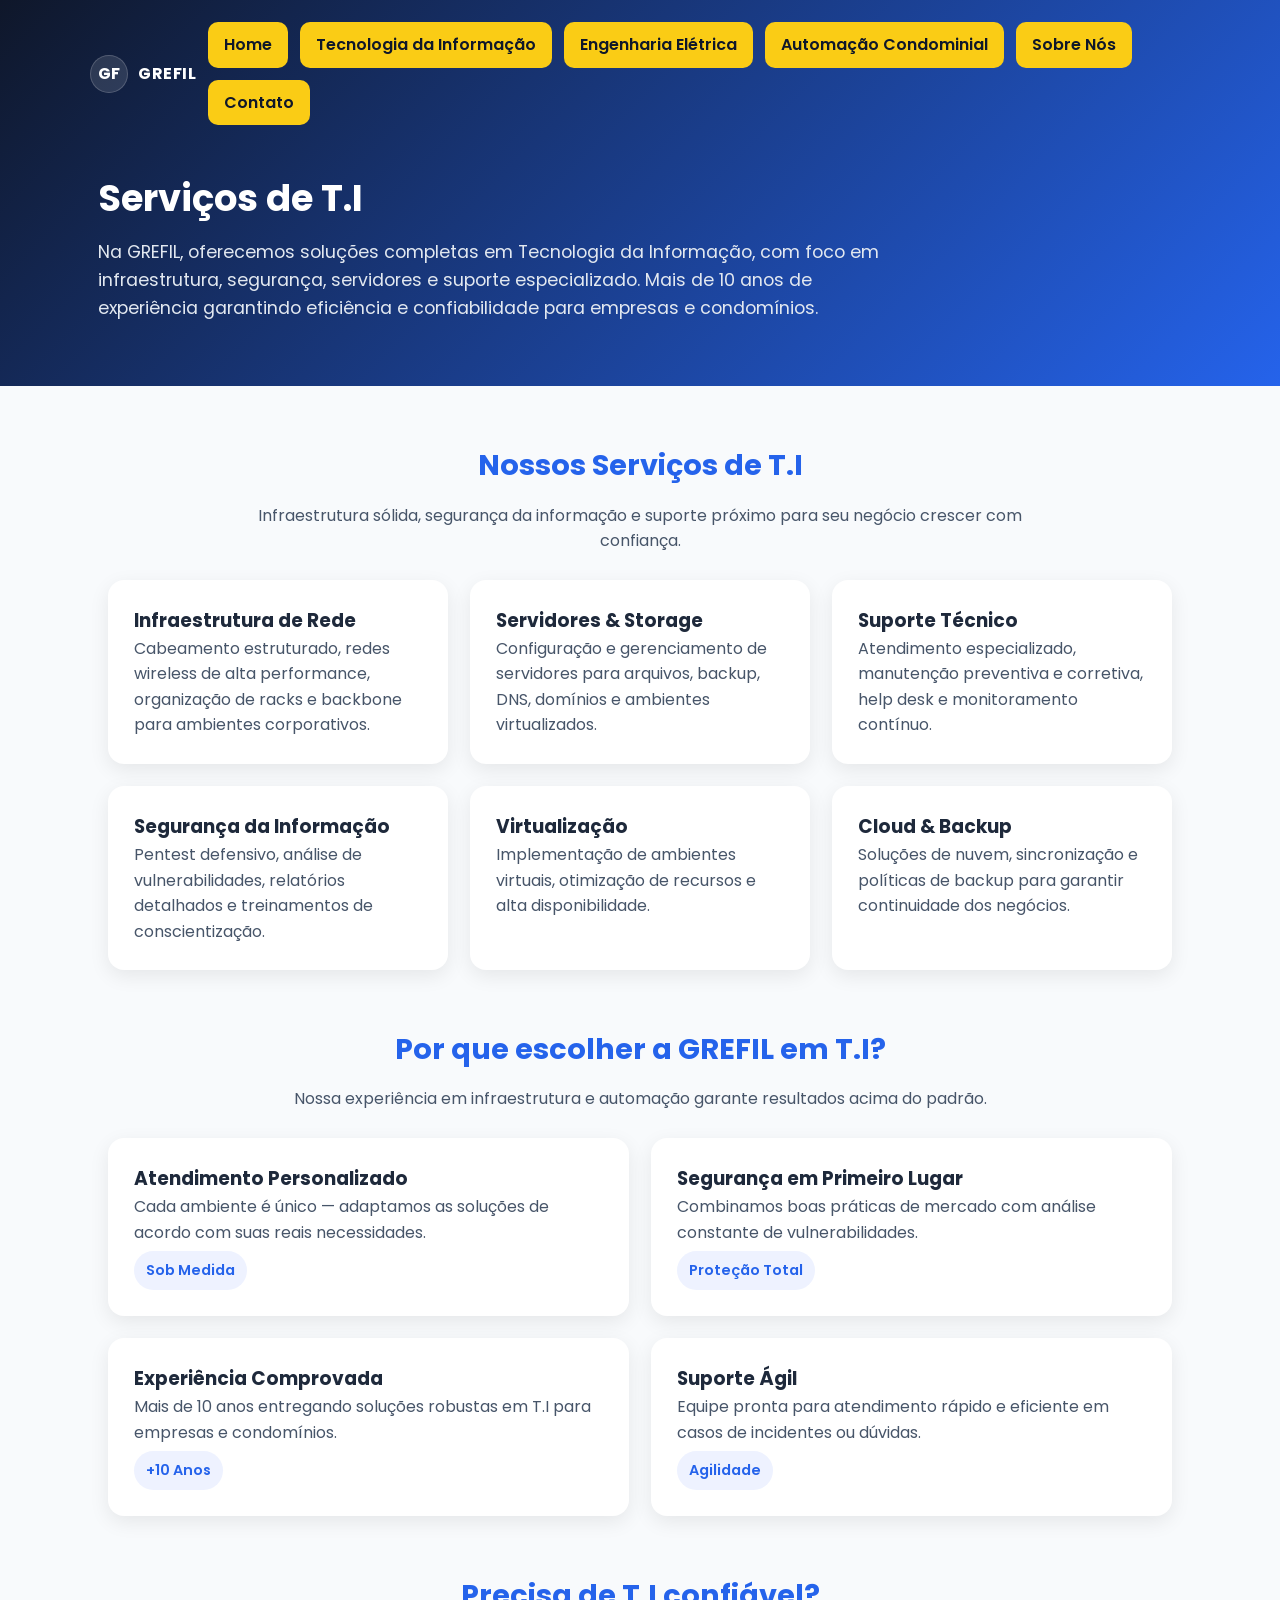
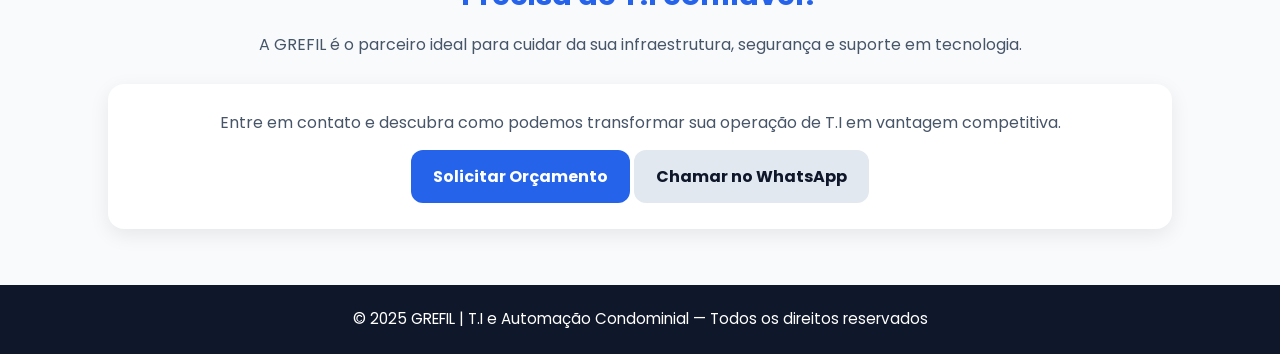
<file: ti.html>
<!DOCTYPE html>
<html lang="pt-BR">
<head>
  <meta charset="UTF-8" />
  <meta name="viewport" content="width=device-width, initial-scale=1.0"/>
  <meta name="robots" content="index, follow">
  <title>Tecnologia da Informação | GREFIL</title>
  <meta name="description" content="Serviços de T.I da GREFIL: infraestrutura de rede, servidores, suporte, segurança da informação, virtualização e muito mais."/>
  <meta property="og:title" content="Serviços de T.I - GREFIL" />
  <meta property="og:description" content="Infraestrutura, servidores, suporte, segurança e virtualização com mais de 10 anos de experiência." />
  <meta property="og:type" content="website" />
  <meta property="og:image" content="https://via.placeholder.com/1200x630.png?text=GREFIL+-+Servicos+TI" />
  <link href="https://fonts.googleapis.com/css2?family=Poppins:wght@400;600;700&display=swap" rel="stylesheet"/>

  <style>
    /* --- mesmo CSS da sobre.html --- */
    :root{
      --bg:#f8fafc;
      --txt:#1e293b;
      --muted:#475569;
      --brand:#2563eb;
      --brand-dark:#1d4ed8;
      --ink:#0f172a;
      --cta:#facc15;
      --cta-dark:#eab308;
      --card:#ffffff;
      --shadow:0 6px 20px rgba(0,0,0,.08);
      --radius:16px;
      --radius-sm:12px;
    }
    *{box-sizing:border-box;margin:0;padding:0}
    html,body{height:100%}
    body{
      font-family:'Poppins',system-ui,-apple-system,Segoe UI,Roboto,Ubuntu,'Helvetica Neue',Arial,sans-serif;
      background:var(--bg);
      color:var(--txt);
      line-height:1.6;
      -webkit-font-smoothing:antialiased;
      -moz-osx-font-smoothing:grayscale;
    }
    header{
      background:linear-gradient(135deg, var(--ink), var(--brand));
      color:#fff;
      padding:22px 18px 64px;
      position:relative;
      overflow:hidden;
    }
    .brandbar{
      max-width:1100px;margin:0 auto;
      display:flex;align-items:center;justify-content:space-between;
      gap:12px;
    }
    .logo{display:flex;align-items:center;gap:10px;text-decoration:none;color:#fff;}
    .logo__mark{
      width:38px;height:38px;border-radius:50%;
      background:rgba(255,255,255,.12);
      display:grid;place-items:center;font-weight:700;
      border:1px solid rgba(255,255,255,.18);
    }
    .logo__text{font-weight:700;letter-spacing:.5px}
    .menu-toggle{display:none;background:none;border:0;color:#fff;font-size:28px;cursor:pointer;}
    nav{display:flex;gap:12px;flex-wrap:wrap;}
    nav a{
      text-decoration:none;font-weight:600;
      background:var(--cta);color:var(--ink);
      padding:10px 16px;border-radius:10px;transition:.25s;
    }
    nav a:hover{background:var(--cta-dark)}
    @media (max-width: 820px){
      .menu-toggle{display:block}
      nav{display:none;flex-direction:column;align-items:flex-start;margin-top:12px}
      nav.active{display:flex}
      nav a{width:100%}
      .brandbar{align-items:flex-start;flex-direction:column}
    }
    .hero{max-width:1100px;margin:44px auto 0;padding:0 8px;text-align:left;}
    .hero h1{font-size:clamp(1.6rem,3vw,2.3rem);margin-bottom:10px;font-weight:700;}
    .hero p{max-width:800px;color:#e2e8f0;font-size:clamp(1rem,2vw,1.1rem);}
    section{max-width:1100px;margin:56px auto;padding:0 18px}
    .card{background:var(--card);box-shadow:var(--shadow);border-radius:var(--radius);padding:26px;}
    .section-title{font-size:1.8rem;color:var(--brand);margin-bottom:14px;text-align:center}
    .section-sub{max-width:820px;margin:0 auto 26px;color:var(--muted);text-align:center}
    .grid{display:grid;gap:22px}
    .grid-2{grid-template-columns:repeat(2,1fr)}
    .grid-3{grid-template-columns:repeat(3,1fr)}
    @media (max-width: 900px){.grid-3{grid-template-columns:repeat(2,1fr)}}
    @media (max-width: 640px){.grid-3,.grid-2{grid-template-columns:1fr}}
    .pill{
      display:inline-block;font-size:.9rem;font-weight:600;
      background:#eef2ff;color:var(--brand);
      padding:8px 12px;border-radius:999px;margin:6px 6px 0 0;
    }
    .muted{color:var(--muted)}
    .cta{display:flex;flex-direction:column;align-items:center;text-align:center;gap:14px}
    .btn{
      display:inline-block;text-decoration:none;font-weight:700;
      background:var(--brand);color:#fff;padding:14px 22px;border-radius:12px;transition:.25s
    }
    .btn:hover{background:var(--brand-dark)}
    .btn-ghost{background:#e2e8f0;color:var(--ink)}
    footer{text-align:center;padding:22px;background:var(--ink);color:#fff;margin-top:56px;font-size:.95rem}
    .sr-only{position:absolute;width:1px;height:1px;padding:0;margin:-1px;overflow:hidden;clip:rect(0,0,0,0);white-space:nowrap;border:0}
  </style>
</head>
<body>
  <a class="sr-only" href="#conteudo">Pular para o conteúdo</a>

  <header>
    <div class="brandbar" role="navigation" aria-label="Cabeçalho">
      <a href="index.html" class="logo" aria-label="Ir para a página inicial">
        <span class="logo__mark">GF</span>
        <span class="logo__text">GREFIL</span>
      </a>
      <button class="menu-toggle" aria-label="Abrir menu" aria-expanded="false" onclick="toggleMenu()">☰</button>
      <nav id="menu">
        <a href="index.html">Home</a>
        <a href="ti.html">Tecnologia da Informação</a>
        <a aria-current="page" href="eletrica.html">Engenharia Elétrica</a>
        <a href="automacao.html">Automação Condominial</a>
        <a href="sobre.html">Sobre Nós</a>
        <a href="contato.html">Contato</a>
      </nav>
    </div>
    <div class="hero">
      <h1>Serviços de T.I</h1>
      <p>Na GREFIL, oferecemos soluções completas em Tecnologia da Informação, com foco em infraestrutura, segurança, servidores e suporte especializado. Mais de 10 anos de experiência garantindo eficiência e confiabilidade para empresas e condomínios.</p>
    </div>
  </header>

  <main id="conteudo" tabindex="-1">
    <!-- Serviços -->
    <section aria-labelledby="servicos-ti">
      <h2 id="servicos-ti" class="section-title">Nossos Serviços de T.I</h2>
      <p class="section-sub">Infraestrutura sólida, segurança da informação e suporte próximo para seu negócio crescer com confiança.</p>
      <div class="grid grid-3">
        <div class="card">
          <h3>Infraestrutura de Rede</h3>
          <p class="muted">Cabeamento estruturado, redes wireless de alta performance, organização de racks e backbone para ambientes corporativos.</p>
        </div>
        <div class="card">
          <h3>Servidores & Storage</h3>
          <p class="muted">Configuração e gerenciamento de servidores para arquivos, backup, DNS, domínios e ambientes virtualizados.</p>
        </div>
        <div class="card">
          <h3>Suporte Técnico</h3>
          <p class="muted">Atendimento especializado, manutenção preventiva e corretiva, help desk e monitoramento contínuo.</p>
        </div>
        <div class="card">
          <h3>Segurança da Informação</h3>
          <p class="muted">Pentest defensivo, análise de vulnerabilidades, relatórios detalhados e treinamentos de conscientização.</p>
        </div>
        <div class="card">
          <h3>Virtualização</h3>
          <p class="muted">Implementação de ambientes virtuais, otimização de recursos e alta disponibilidade.</p>
        </div>
        <div class="card">
          <h3>Cloud & Backup</h3>
          <p class="muted">Soluções de nuvem, sincronização e políticas de backup para garantir continuidade dos negócios.</p>
        </div>
      </div>
    </section>

    <!-- Diferenciais -->
    <section aria-labelledby="diferenciais-ti">
      <h2 id="diferenciais-ti" class="section-title">Por que escolher a GREFIL em T.I?</h2>
      <p class="section-sub">Nossa experiência em infraestrutura e automação garante resultados acima do padrão.</p>
      <div class="grid grid-2">
        <div class="card">
          <h3>Atendimento Personalizado</h3>
          <p class="muted">Cada ambiente é único — adaptamos as soluções de acordo com suas reais necessidades.</p>
          <span class="pill">Sob Medida</span>
        </div>
        <div class="card">
          <h3>Segurança em Primeiro Lugar</h3>
          <p class="muted">Combinamos boas práticas de mercado com análise constante de vulnerabilidades.</p>
          <span class="pill">Proteção Total</span>
        </div>
        <div class="card">
          <h3>Experiência Comprovada</h3>
          <p class="muted">Mais de 10 anos entregando soluções robustas em T.I para empresas e condomínios.</p>
          <span class="pill">+10 Anos</span>
        </div>
        <div class="card">
          <h3>Suporte Ágil</h3>
          <p class="muted">Equipe pronta para atendimento rápido e eficiente em casos de incidentes ou dúvidas.</p>
          <span class="pill">Agilidade</span>
        </div>
      </div>
    </section>

    <!-- CTA -->
    <section aria-labelledby="cta-ti">
      <h2 id="cta-ti" class="section-title">Precisa de T.I confiável?</h2>
      <p class="section-sub">A GREFIL é o parceiro ideal para cuidar da sua infraestrutura, segurança e suporte em tecnologia.</p>
      <div class="card cta">
        <p class="muted">Entre em contato e descubra como podemos transformar sua operação de T.I em vantagem competitiva.</p>
        <div>
          <a class="btn" href="contato.html">Solicitar Orçamento</a>
          <a class="btn btn-ghost" target="_blank" rel="noopener" href="https://wa.me/5571991019333?text=Olá!%20Gostaria%20de%20saber%20mais%20sobre%20os%20serviços%20de%20T.I%20da%20GREFIL.">Chamar no WhatsApp</a>
        </div>
      </div>
    </section>
  </main>

  <footer>
    © 2025 GREFIL | T.I e Automação Condominial — Todos os direitos reservados
  </footer>

  <script>
    function toggleMenu(){
      const nav = document.getElementById('menu');
      const btn = document.querySelector('.menu-toggle');
      const isOpen = nav.classList.toggle('active');
      btn.setAttribute('aria-expanded', isOpen ? 'true' : 'false');
    }
    document.addEventListener('click', (e)=>{
      const nav = document.getElementById('menu');
      const btn = document.querySelector('.menu-toggle');
      if(!nav.classList.contains('active')) return;
      if(e.target.closest('#menu a')){
        nav.classList.remove('active');
        btn.setAttribute('aria-expanded','false');
      }
    });
  </script>
</body>
</html>
</file>
